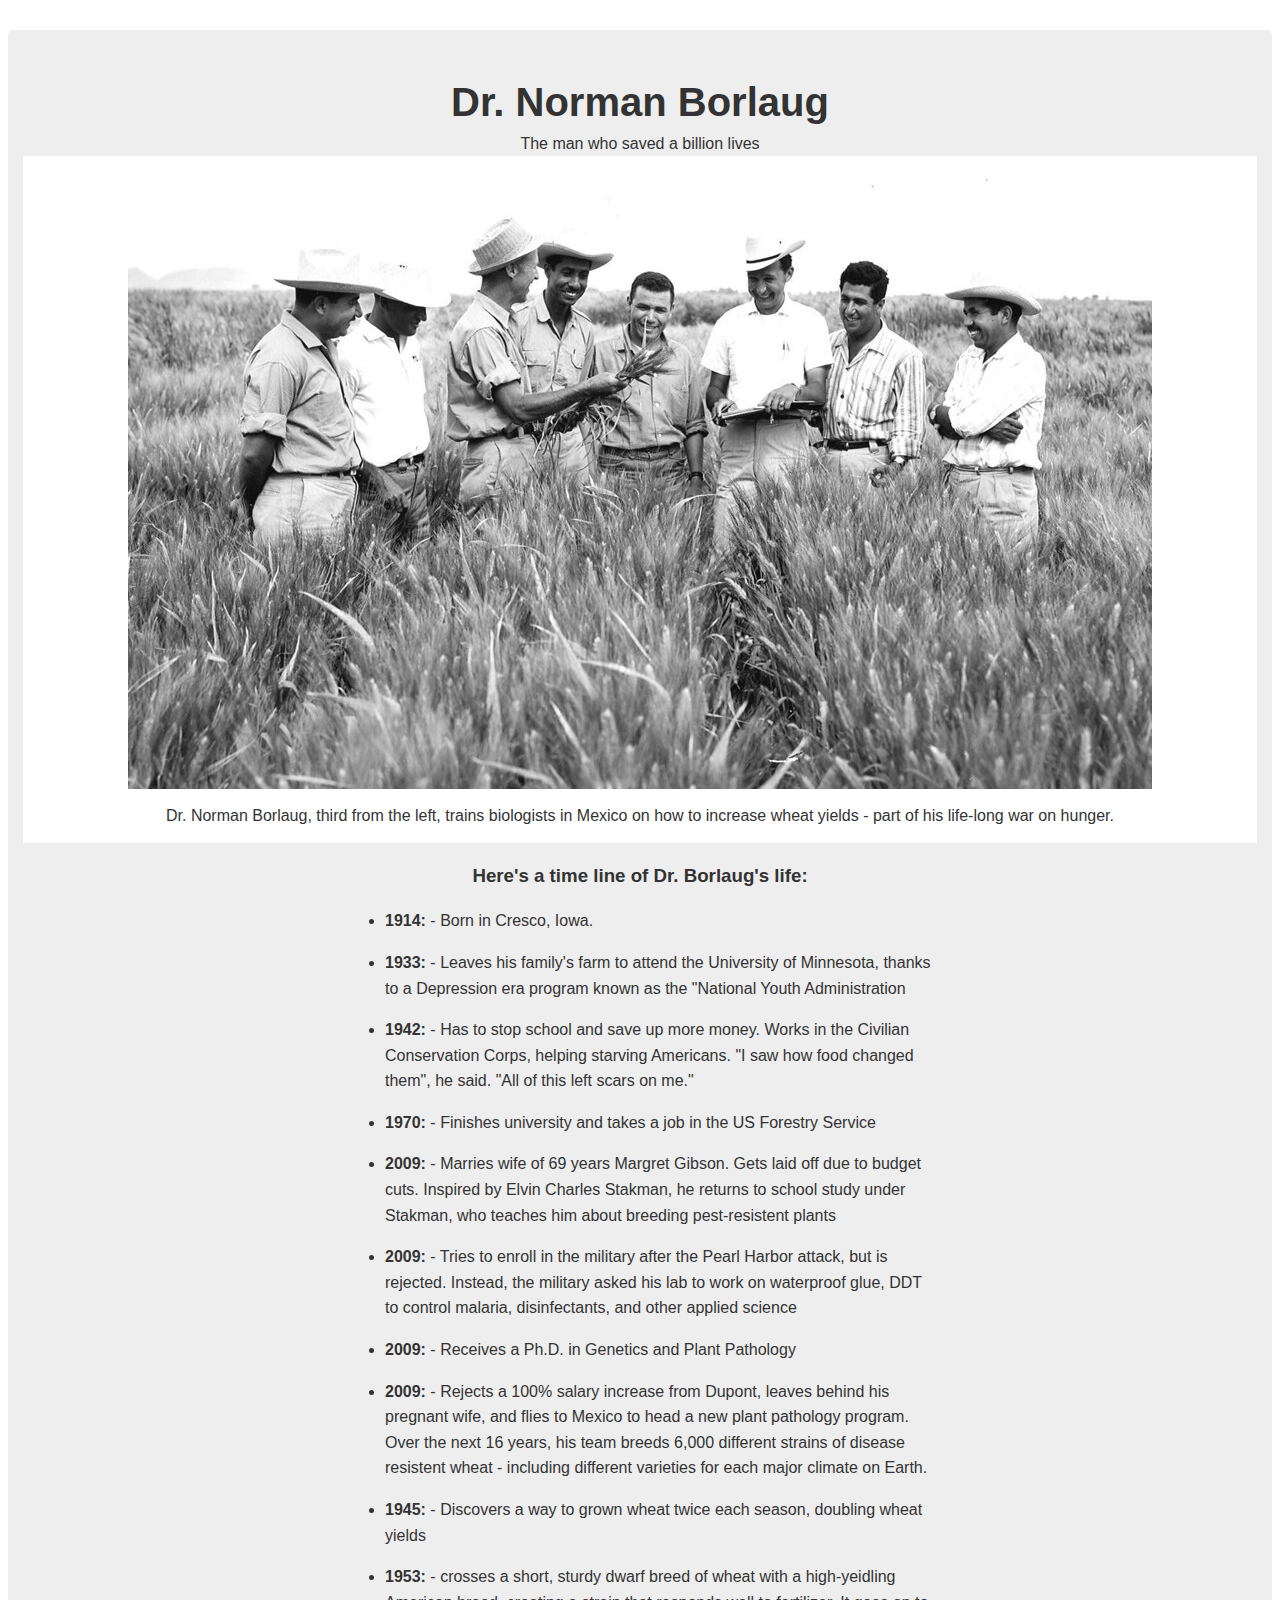
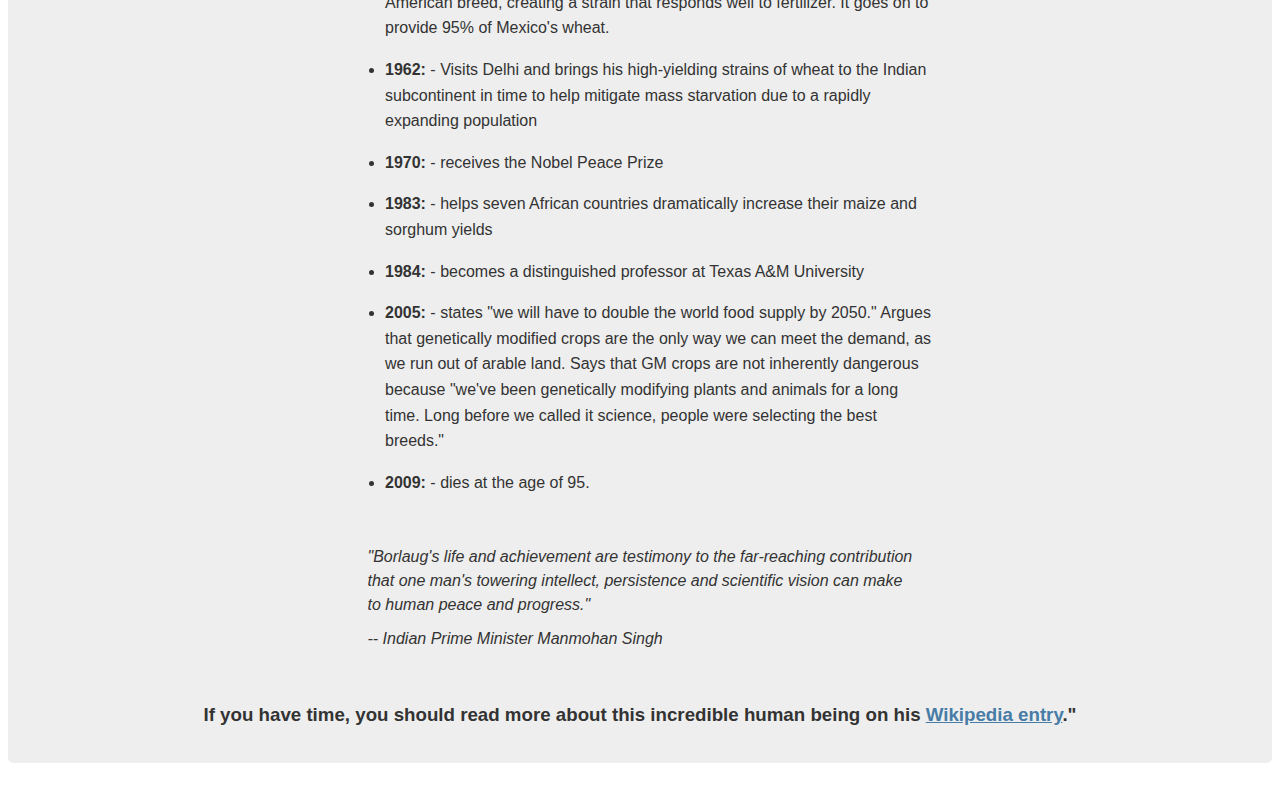
<file: Tribute page Assignement/Build-a-Tribute-Page-Assignment--master/index.html>
<!DOCTYPE html>
<html lang="en">
<head>
    <meta charset="UTF-8">
    <meta name="viewport" content="width=device-width, initial-scale=1.0">
    <title>Dr. Norman Borlaug Tribute</title>
    <link rel="stylesheet" href="./stylee.css">
</head>
<body>
    <!-- Title Section -->
    <main id="main">
            <h1>Dr. Norman Borlaug</h1>
            <span>The man who saved a billion lives</span>
         <!-- Image Section -->
        <div id="img-div">
            <img id="image" src="./image/tribute-page-main-image.jpg" alt="Dr. Norman Borlaug teaching biologists in Mexico">
            <figcaption id="img-caption">Dr. Norman Borlaug, third from the left, trains biologists in Mexico on how to increase wheat yields - part of his life-long war on hunger.
                </figcaption>
        </div>
        <!-- Tribute Info Section -->
         <section id="Tribute-info">
            <h3>Here's a time line of Dr. Borlaug's life:</h3>
            <ul>
                <li><strong>1914:</strong> - Born in Cresco, Iowa.</li>
                <li><strong>1933:</strong> - Leaves his family's farm to attend the University of Minnesota, 
                    thanks to a Depression era program known as the 
                    "National Youth Administration</li>
                <li><strong>1942:</strong> - Has to stop school and save up more money. 
                    Works in the Civilian Conservation Corps, helping starving Americans. 
                    "I saw how food changed them", he said. "All of this left scars on me."</li>
                <li><strong>1970:</strong> - Finishes university and takes a job in the US Forestry Service</li>
                <li><strong>2009:</strong> - Marries wife of 69 years Margret Gibson. 
                    Gets laid off due to budget cuts. 
                    Inspired by Elvin Charles Stakman, he returns to school study under Stakman, 
                    who teaches him about breeding pest-resistent plants</li>
                <li><strong>2009:</strong> - Tries to enroll in the military after the Pearl Harbor attack, but is rejected.
                     Instead, the military asked his lab to work on waterproof glue, 
                     DDT to control malaria, disinfectants, and other applied science</li>
                <li><strong>2009:</strong> - Receives a Ph.D. in Genetics and Plant Pathology</li>
                <li><strong>2009:</strong> - Rejects a 100% salary increase from Dupont, leaves behind his pregnant wife, and flies to Mexico to head a new plant pathology program. Over the next 16 years, his team breeds 6,000 different strains of disease resistent wheat - including different varieties for each major climate on Earth.</li>
                <li><strong>1945:</strong> - Discovers a way to grown wheat twice each season, doubling wheat yields </li>
                <li><strong>1953:</strong> - crosses a short, sturdy dwarf breed of wheat with a high-yeidling American breed, creating a strain that responds well to fertilizer. It goes on to provide 95% of Mexico's wheat.</li>
                <li><strong>1962:</strong> - Visits Delhi and brings his high-yielding strains of wheat to the Indian subcontinent in time to help mitigate mass starvation due to a rapidly expanding population</li>
                <li><strong>1970:</strong> - receives the Nobel Peace Prize</li>
                <li><strong>1983:</strong> - helps seven African countries dramatically increase their maize and sorghum yields</li>
                <li><strong>1984:</strong> - becomes a distinguished professor at Texas A&M University</li>
                <li><strong>2005:</strong> - states "we will have to double the world food supply by 2050." Argues that genetically modified crops are the only way we can meet the demand, as we run out of arable land. Says that GM crops are not inherently dangerous because "we've been genetically modifying plants and animals for a long time. Long before we called it science, people were selecting the best breeds."</li>
                <li><strong>2009:</strong> - dies at the age of 95.</li>
            </ul>
            <blockquote cite="http://news.rediff.com/report/2009/sep/14/pm-pays-tribute-to-father-of-green-revolution-borlaug.htm">
                <p>
                    "Borlaug's life and achievement are testimony to the far-reaching contribution that one man's towering intellect, persistence and scientific vision can make to human peace and progress."
                    <cite>-- Indian Prime Minister Manmohan Singh</cite>
                </p>
            </blockquote>
            <h3>
                If you have time, you should read more about this incredible human being on his
                <a id="tribute-link"href="https://en.wikipedia.org/wiki/Norman_Borlaug" target="_blank">Wikipedia entry</a>."
            </h3>
            <section>
            </main>
</body>
</html>
</file>
<file: Tribute page Assignement/Build-a-Tribute-Page-Assignment--master/stylee.css>
/* General resets styles */
html {
    font-size: 10px;
}

body {
    font-family: -apple-system, BlinkMacSystemFont, 'Segoe UI', 'Roboto', 'Helvetica Neue', Arial, sans-serif;
    font-size: 1.6rem;
    line-height: 1.5;
    text-align: center;
    color: #333;
    margin: 0;
}

h1 {
    font-size: 4rem;
    margin-bottom: 0;
}

@media (max-width: 460px) {
    h1 {
        font-size: 3.5rem;
        line-height: 1.2;
    }
}

h2 {
    font-size: 3.25rem;
}

a {
    color: #477ca7;
}

a:visited {
    color: #74638f;
}

#main {
    margin: 30px 8px;
    padding: 15px;
    border-radius: 5px;
    background: #eee;
}

@media (max-width: 460px) {
    #main {
        margin: 0;
    }
}

/* Image styles */
#img-div {
    background: white;
    padding: 10px;
    margin: 0;
}

#image {
    max-width: 100%;
    display: block;
    height: auto;
    margin: 0 auto;
}

#img-caption {
    margin: 15px 0 5px 0;
}

/* Timeline section */
#tribute-info {
    max-width: 550px;
    margin: 0 auto 50px auto;
    font-size: 18.72px;
}

#tribute-info > h3 {
    margin: 50px 0;
    text-align: center;
}

ul {
    max-width: 550px;
    margin: 0 auto 50px auto;
    text-align: left;
    line-height: 25.6px;
    font-size: 16px;
}

li {
    margin: 16px 0;
}

/* Blockquote styles */
blockquote {
    font-style: italic;
    max-width: 545px;
    margin: 0 auto 50px auto;
    text-align: left;
}

cite {
    display: block;
    margin-top: 1rem;
}
</file>
